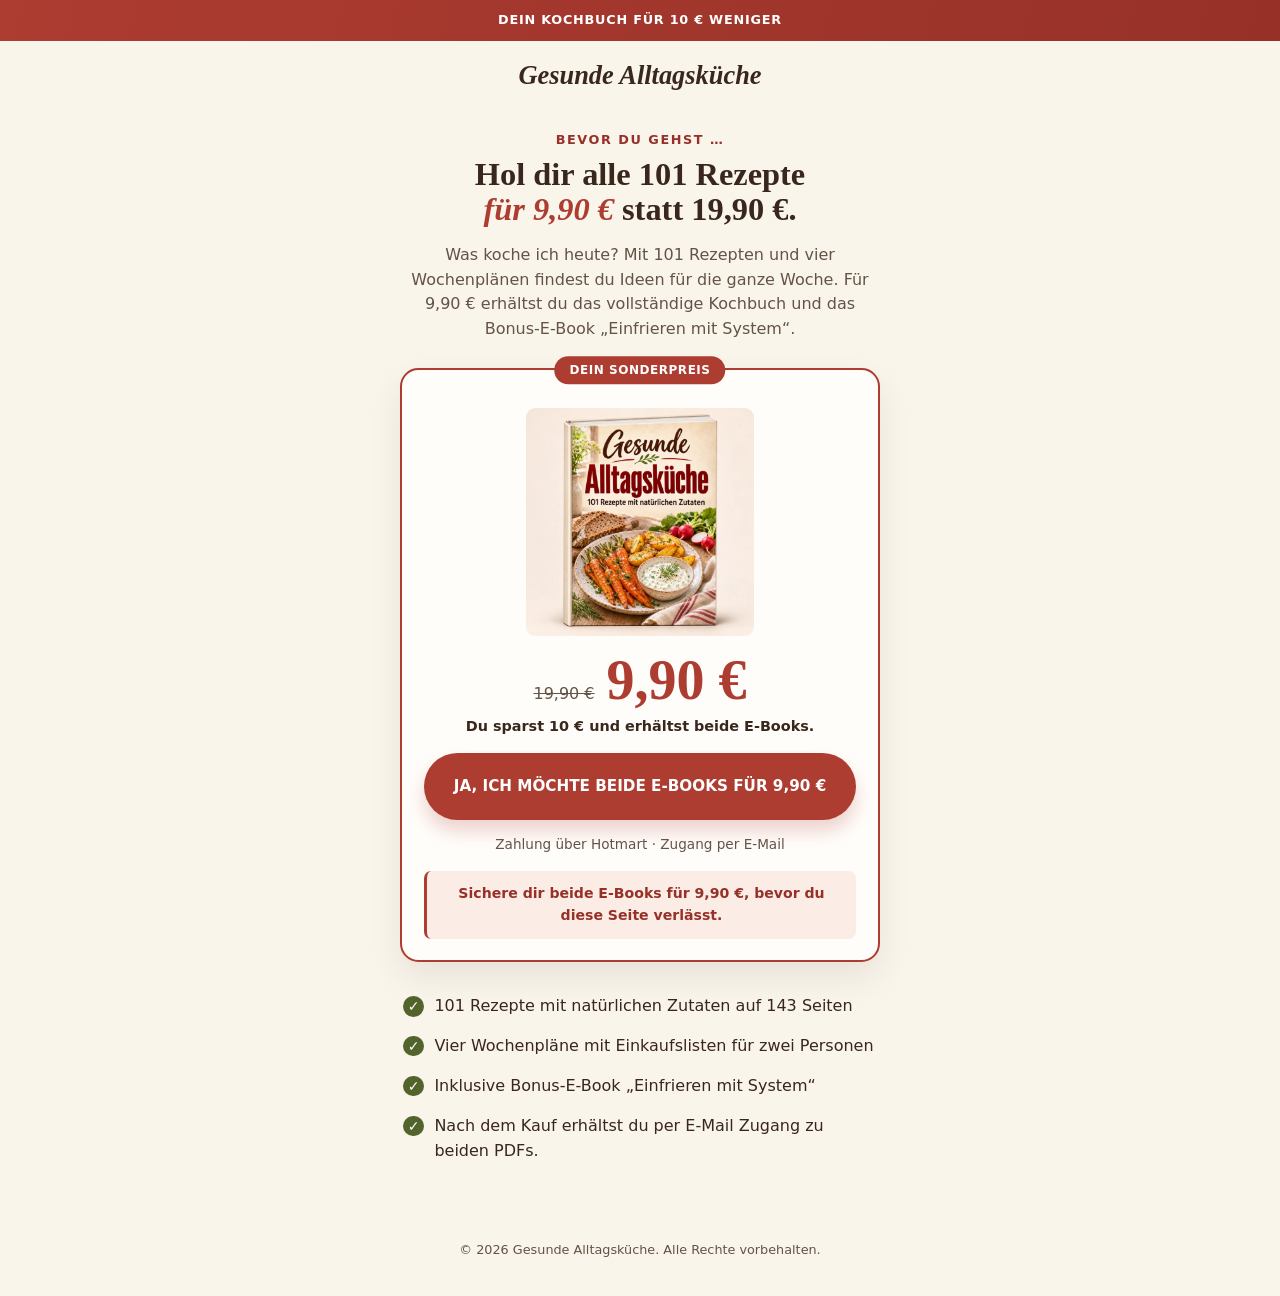
<file: angebot-990/index.html>
<!doctype html>
<html lang="de">
<head>
  <meta charset="utf-8">
  <meta name="viewport" content="width=device-width, initial-scale=1">
  <meta name="robots" content="noindex">
  <title>Gesunde Alltagsküche · Dein Sonderpreis</title>
  <link rel="stylesheet" href="/angebot-990/offer.css">
</head>
<body>
  <header class="site-header">
    <div class="offer-bar">DEIN KOCHBUCH FÜR 10 € WENIGER</div>
    <p class="wordmark">Gesunde Alltagsküche</p>
  </header>

  <main>
    <p class="eyebrow">BEVOR DU GEHST …</p>
    <h1>Hol dir alle 101 Rezepte <em>für 9,90 €</em> statt 19,90 €.</h1>
    <p class="introduction">Was koche ich heute? Mit 101 Rezepten und vier Wochenplänen findest du Ideen für die ganze Woche. Für 9,90 € erhältst du das vollständige Kochbuch und das Bonus-E-Book „Einfrieren mit System“.</p>

    <section class="offer-card" aria-labelledby="offer-label">
      <h2 class="offer-label" id="offer-label">DEIN SONDERPREIS</h2>
      <img class="book" src="/danke/kochbuch.webp" width="720" height="720" alt="Gesunde Alltagsküche – 101 Rezepte mit natürlichen Zutaten">
      <p class="prices"><del class="old-price">19,90 €</del><strong class="new-price">9,90 €</strong></p>
      <p class="savings">Du sparst 10 € und erhältst beide E-Books.</p>
      <a class="purchase-link" id="offer-checkout" role="link" aria-disabled="true">JA, ICH MÖCHTE BEIDE E-BOOKS FÜR 9,90 €</a>
      <p class="payment-info">Zahlung über Hotmart · Zugang per E-Mail</p>
      <p class="offer-notice">
        Sichere dir beide E-Books für <strong>9,90 €</strong>, bevor du diese Seite verlässt.
      </p>
    </section>

    <ul class="benefits" role="list">
      <li><span class="check" aria-hidden="true">✓</span>101 Rezepte mit natürlichen Zutaten auf 143 Seiten</li>
      <li><span class="check" aria-hidden="true">✓</span>Vier Wochenpläne mit Einkaufslisten für zwei Personen</li>
      <li><span class="check" aria-hidden="true">✓</span>Inklusive Bonus-E-Book „Einfrieren mit System“</li>
      <li><span class="check" aria-hidden="true">✓</span>Nach dem Kauf erhältst du per E-Mail Zugang zu beiden PDFs.</li>
    </ul>
  </main>

  <footer>© 2026 Gesunde Alltagsküche. Alle Rechte vorbehalten.</footer>

  <script type="module">
    import { getRecoveryCheckout } from '/angebot-990/offer-config.js';

    const checkout = getRecoveryCheckout();
    if (checkout) {
      const link = document.getElementById('offer-checkout');
      link.href = checkout.href;
      link.removeAttribute('role');
      link.removeAttribute('aria-disabled');
    }
  </script>
</body>
</html>
</file>
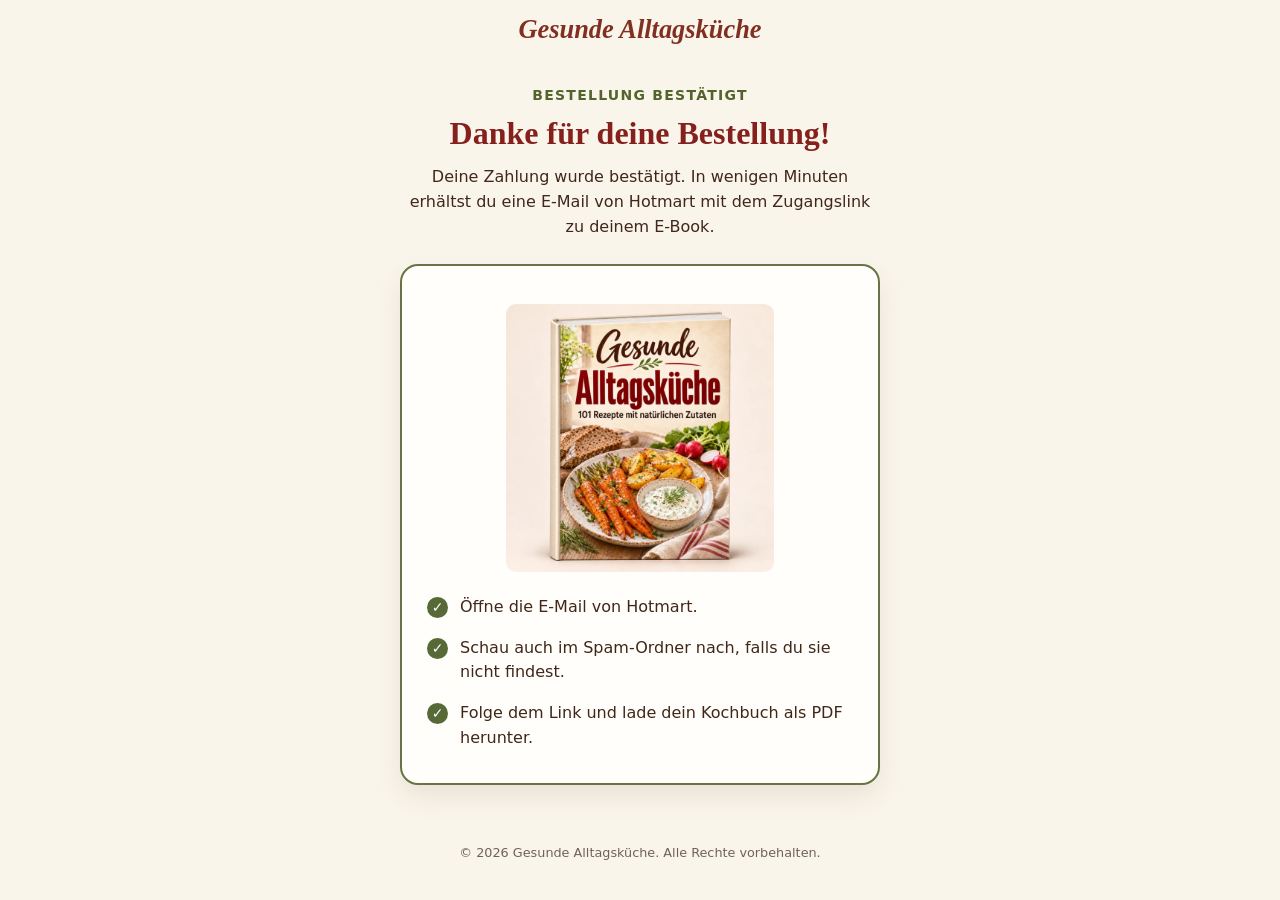
<file: danke/index.html>
<!doctype html>
<html lang="de"><head><meta charset="utf-8"><meta name="viewport" content="width=device-width,initial-scale=1"><meta name="robots" content="noindex"><title>Danke für deine Bestellung · Gesunde Alltagsküche</title>
<style>
*{box-sizing:border-box}body{margin:0;background:#faf5eb;color:#402719;font:1rem/1.55 system-ui,sans-serif;text-align:center}header{font:bold italic 1.65rem Georgia,serif;color:#803020;padding:14px}main{width:min(480px,calc(100% - 32px));margin:26px auto 0}.status{font-size:.875rem;font-weight:750;letter-spacing:.09em;text-transform:uppercase;color:#52632c}h1{font: bold clamp(1.7rem,5vw,2rem)/1.15 Georgia,serif;color:#85201c;margin:8px 0 14px}p{margin:0 auto 24px}section{padding:38px 25px 32px;border:2px solid #687443;background:#fffefa;border-radius:18px;box-shadow:0 12px 26px #4b301217}img{display:block;width:min(268px,100%);height:auto;border-radius:10px;margin:auto}ul{list-style:none;text-align:left;padding:0;margin:23px 0 0}li{display:flex;align-items:baseline;gap:12px;margin-top:16px}span{background:#576936;color:white;border-radius:50%;flex:0 0 21px;font-size:14px;text-align:center;line-height:21px}footer{font-size:.8rem;color:#716257;padding:58px 16px 28px}
</style></head><body><header>Gesunde Alltagsküche</header><main><div class="status">Bestellung bestätigt</div><h1>Danke für deine Bestellung!</h1><p>Deine Zahlung wurde bestätigt. In wenigen Minuten erhältst du eine E-Mail von Hotmart mit dem Zugangslink zu deinem E-Book.</p><section aria-label="So erhältst du dein Kochbuch"><img src="/danke/kochbuch.webp" width="720" height="720" alt="Gesunde Alltagsküche – 101 Rezepte mit natürlichen Zutaten"><ul><li><span aria-hidden="true">✓</span>Öffne die E-Mail von Hotmart.</li><li><span aria-hidden="true">✓</span>Schau auch im Spam-Ordner nach, falls du sie nicht findest.</li><li><span aria-hidden="true">✓</span>Folge dem Link und lade dein Kochbuch als PDF herunter.</li></ul></section></main><footer>© 2026 Gesunde Alltagsküche. Alle Rechte vorbehalten.</footer></body></html>
</file>
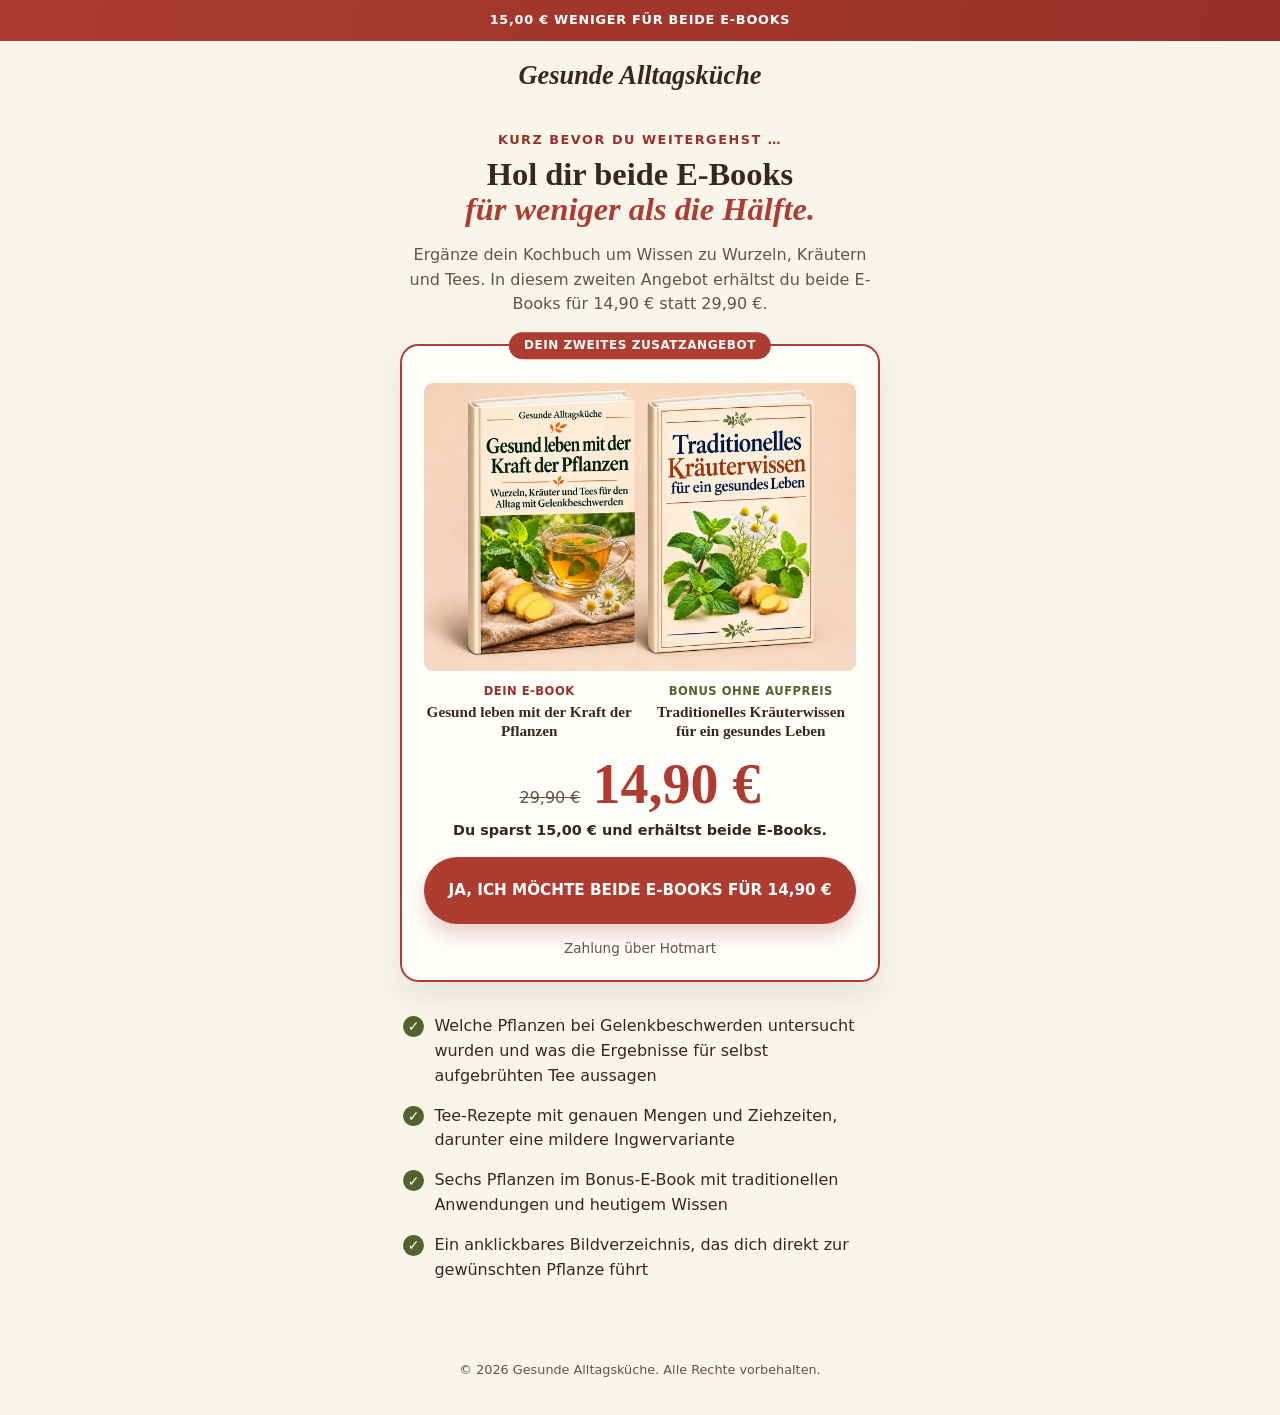
<file: upsell-1490/index.html>
<!doctype html>
<html lang="de">
<head>
  <meta charset="utf-8">
  <meta name="viewport" content="width=device-width, initial-scale=1">
  <meta name="robots" content="noindex">
  <title>Beide E-Books für 14,90 € · Gesunde Alltagsküche</title>
  <link rel="stylesheet" href="/angebot-990/offer.css">
  <style>
    h1 em {
      white-space: normal;
    }

    .book-pair {
      margin: 0;
    }

    .book-visual {
      display: block;
      width: 100%;
      height: auto;
      border-radius: 0.55rem;
    }

    .book-captions {
      display: grid;
      grid-template-columns: repeat(2, minmax(0, 1fr));
      gap: 0.75rem;
      margin: 0.8rem 0 0;
    }

    .book-captions strong {
      display: block;
      margin-top: 0.25rem;
      font: 700 0.95rem/1.25 var(--serif);
      overflow-wrap: anywhere;
    }

    .book-label {
      display: block;
      color: var(--paprika-dark);
      font-size: 0.72rem;
      font-weight: 800;
      letter-spacing: 0.045em;
      line-height: 1.25;
    }

    .bonus-label {
      color: var(--olive);
    }

    .keep-together {
      white-space: nowrap;
    }
  </style>
</head>
<body>
  <header class="site-header">
    <div class="offer-bar">15,00 € WENIGER FÜR BEIDE E-BOOKS</div>
    <p class="wordmark">Gesunde Alltagsküche</p>
  </header>

  <main>
    <p class="eyebrow">KURZ BEVOR DU WEITERGEHST …</p>
    <h1>Hol dir beide E-Books <em>für weniger als die Hälfte.</em></h1>
    <p class="introduction">Ergänze dein Kochbuch um Wissen zu Wurzeln, Kräutern und Tees. In diesem zweiten Angebot erhältst du beide E-Books für 14,90 € statt 29,90 €.</p>

    <section class="offer-card" aria-labelledby="offer-label">
      <h2 class="offer-label" id="offer-label">DEIN ZWEITES ZUSATZANGEBOT</h2>

      <figure class="book-pair">
        <img class="book-visual" src="/upsell/beide-e-books.webp" width="1536" height="1024" alt="Die beiden Buchcover nebeneinander">
        <figcaption class="book-captions">
          <div>
            <span class="book-label">DEIN E-BOOK</span>
            <strong>Gesund leben mit der Kraft der Pflanzen</strong>
          </div>
          <div>
            <span class="book-label bonus-label">BONUS OHNE AUFPREIS</span>
            <strong>Traditionelles Kräuterwissen für ein gesundes Leben</strong>
          </div>
        </figcaption>
      </figure>

      <p class="prices"><del class="old-price">29,90 €</del><strong class="new-price">14,90 €</strong></p>
      <p class="savings">Du sparst 15,00 € und erhältst beide E-Books.</p>
      <div id="hotmart-sales-funnel" hidden></div>
      <div id="offer-preview">
        <a id="second-offer-checkout" class="purchase-link" role="link" aria-disabled="true"><span>JA, ICH MÖCHTE BEIDE <span class="keep-together">E-BOOKS</span> FÜR <span class="keep-together">14,90 €</span></span></a>
      </div>
      <p class="payment-info">Zahlung über Hotmart</p>
    </section>

    <ul class="benefits" role="list">
      <li><span class="check" aria-hidden="true">✓</span>Welche Pflanzen bei Gelenkbeschwerden untersucht wurden und was die Ergebnisse für selbst aufgebrühten Tee aussagen</li>
      <li><span class="check" aria-hidden="true">✓</span>Tee-Rezepte mit genauen Mengen und Ziehzeiten, darunter eine mildere Ingwervariante</li>
      <li><span class="check" aria-hidden="true">✓</span>Sechs Pflanzen im Bonus-E-Book mit traditionellen Anwendungen und heutigem Wissen</li>
      <li><span class="check" aria-hidden="true">✓</span>Ein anklickbares Bildverzeichnis, das dich direkt zur gewünschten Pflanze führt</li>
    </ul>
  </main>

  <footer>© 2026 Gesunde Alltagsküche. Alle Rechte vorbehalten.</footer>

  <script type="module">
    import { enableHotmartCheckout, getHotmartCheckout } from '/offer-flow.js';
    import { loadHotmartFunnel } from '/hotmart-funnel.js';
    import { checkoutUrl } from '/upsell-1490/offer-config.js';

    const funnel = document.getElementById('hotmart-sales-funnel');
    const preview = document.getElementById('offer-preview');
    if (!loadHotmartFunnel(funnel, preview)) {
      enableHotmartCheckout(document.getElementById('second-offer-checkout'), getHotmartCheckout(checkoutUrl));
    }
  </script>
</body>
</html>
</file>
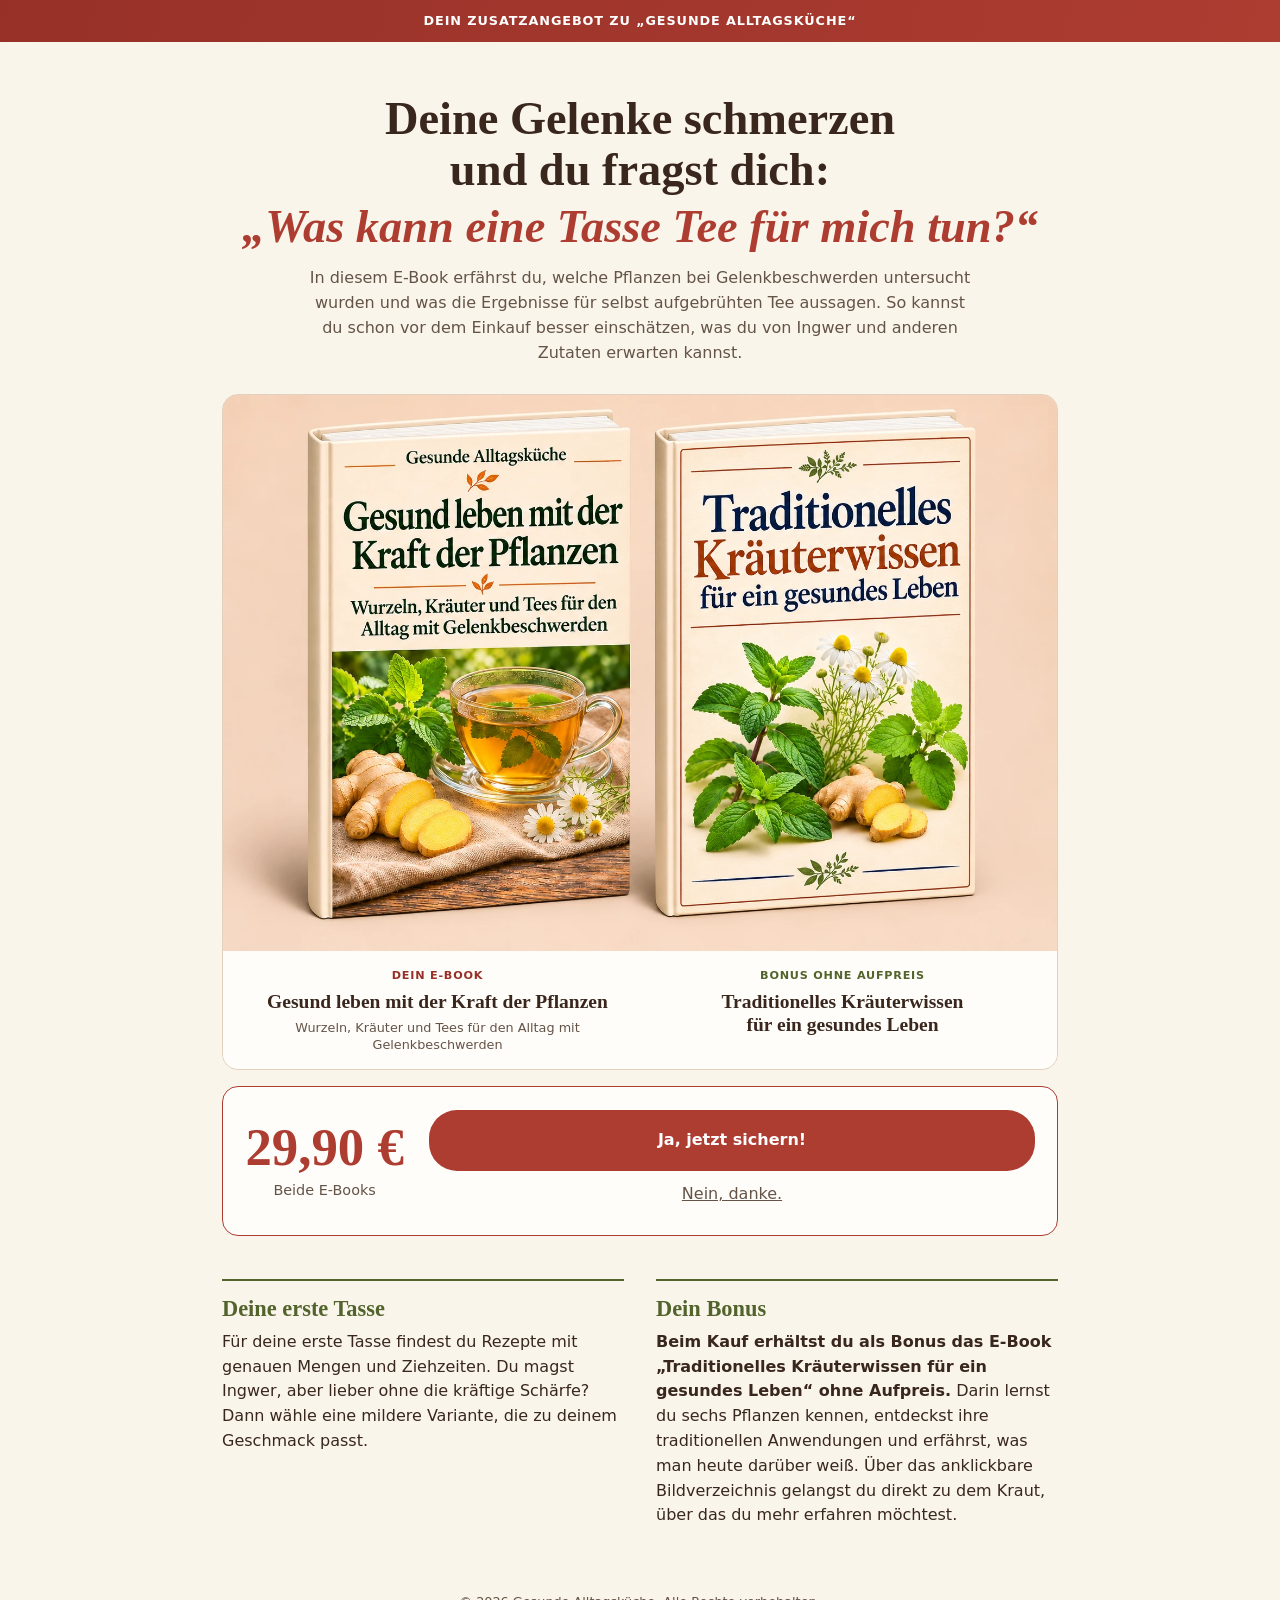
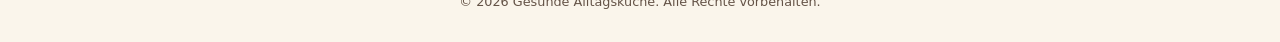
<file: upsell/index.html>
<!doctype html>
<html lang="de">
<head>
  <meta charset="utf-8">
  <meta name="viewport" content="width=device-width, initial-scale=1">
  <meta name="robots" content="noindex">
  <title>Gesund leben mit der Kraft der Pflanzen · Gesunde Alltagsküche</title>
  <link rel="stylesheet" href="/upsell/offer.css">
</head>
<body>
  <header class="offer-bar">DEIN ZUSATZANGEBOT ZU „GESUNDE ALLTAGSKÜCHE“</header>

  <main>
    <section class="intro" aria-labelledby="offer-title">
      <h1 id="offer-title">Deine Gelenke schmerzen und du fragst dich: <em>„Was kann eine Tasse Tee für mich tun?“</em></h1>
      <p>In diesem E-Book erfährst du, welche Pflanzen bei Gelenkbeschwerden untersucht wurden und was die Ergebnisse für selbst aufgebrühten Tee aussagen. So kannst du schon vor dem Einkauf besser einschätzen, was du von Ingwer und anderen Zutaten erwarten kannst.</p>
    </section>

    <figure class="book-pair">
      <img class="book-visual" src="/upsell/beide-e-books.webp" width="1536" height="1024" alt="Die beiden Buchcover nebeneinander">
      <figcaption class="book-captions">
        <div class="book-caption">
          <span class="book-label">DEIN E-BOOK</span>
          <strong>Gesund leben mit der Kraft der Pflanzen</strong>
          <span class="book-subtitle">Wurzeln, Kräuter und Tees für den Alltag mit Gelenkbeschwerden</span>
        </div>
        <div class="book-caption">
          <span class="book-label bonus-label">BONUS OHNE AUFPREIS</span>
          <strong>Traditionelles Kräuterwissen für ein gesundes Leben</strong>
        </div>
      </figcaption>
    </figure>

    <section class="offer" aria-labelledby="offer-price">
      <div class="offer-summary">
        <h2 id="offer-price">29,90 €</h2>
        <p>Beide E-Books</p>
      </div>
      <div class="offer-actions">
        <div id="hotmart-sales-funnel" hidden></div>
        <div class="offer-preview" id="offer-preview">
          <a id="upsell-checkout" class="offer-button" role="link" aria-disabled="true">Ja, jetzt sichern!</a>
          <a id="upsell-decline" class="offer-decline" role="link" aria-disabled="true">Nein, danke.</a>
          <p class="offer-preview-note" id="offer-preview-note">Vorschau. Die Auswahl wird im Hotmart-Funnel freigeschaltet.</p>
        </div>
      </div>
    </section>

    <div class="details">
      <section class="detail">
        <h2>Deine erste Tasse</h2>
        <p>Für deine erste Tasse findest du Rezepte mit genauen Mengen und Ziehzeiten. Du magst Ingwer, aber lieber ohne die kräftige Schärfe? Dann wähle eine mildere Variante, die zu deinem Geschmack passt.</p>
      </section>

      <section class="detail">
        <h2>Dein Bonus</h2>
        <p><strong>Beim Kauf erhältst du als Bonus das E-Book „Traditionelles Kräuterwissen für ein gesundes Leben“ ohne Aufpreis.</strong> Darin lernst du sechs Pflanzen kennen, entdeckst ihre traditionellen Anwendungen und erfährst, was man heute darüber weiß. Über das anklickbare Bildverzeichnis gelangst du direkt zu dem Kraut, über das du mehr erfahren möchtest.</p>
      </section>
    </div>
  </main>

  <footer>© 2026 Gesunde Alltagsküche. Alle Rechte vorbehalten.</footer>

  <script type="module">
    import { enableHotmartCheckout, getHotmartCheckout, redirectOnExit } from '/offer-flow.js';
    import { loadHotmartFunnel } from '/hotmart-funnel.js';
    import { checkoutUrl } from '/upsell/offer-config.js';
    import { checkoutUrl as secondOfferCheckoutUrl } from '/upsell-1490/offer-config.js';

    const funnel = document.getElementById('hotmart-sales-funnel');
    const preview = document.getElementById('offer-preview');
    if (!loadHotmartFunnel(funnel, preview)) {
      const checkout = getHotmartCheckout(checkoutUrl);
      const secondOffer = getHotmartCheckout(secondOfferCheckoutUrl);
      enableHotmartCheckout(document.getElementById('upsell-checkout'), checkout);
      document.getElementById('offer-preview-note').hidden = Boolean(checkout || secondOffer);

      if (secondOffer) {
        const decline = document.getElementById('upsell-decline');
        decline.href = '/upsell-1490/';
        decline.removeAttribute('role');
        decline.removeAttribute('aria-disabled');

        redirectOnExit({
          checkoutSelector: '#upsell-checkout[href]',
          offerPath: '/upsell-1490/',
          shownKey: 'gesunde-alltagskueche:second-upsell-offer-shown',
        });
      }
    }
  </script>
</body>
</html>
</file>
<file: angebot-990/offer.css>
:root {
  color-scheme: light;
  --cream: #faf5eb;
  --card: #fffdfa;
  --brown: #39271e;
  --muted-brown: #645347;
  --paprika: #ad3c31;
  --paprika-dark: #973128;
  --olive: #52632c;
  --serif: Georgia, "Times New Roman", serif;
  color: var(--brown);
  background: var(--cream);
  font: 1rem/1.55 system-ui, sans-serif;
}

*, *::before, *::after {
  box-sizing: border-box;
}

body {
  margin: 0;
}

.site-header {
  text-align: center;
}

.offer-bar {
  padding: 0.65rem 1rem;
  background: linear-gradient(105deg, var(--paprika), var(--paprika-dark));
  color: #fff;
  font-size: 0.8rem;
  font-weight: 800;
  letter-spacing: 0.06em;
}

.wordmark {
  margin: 1.2rem 1rem 0;
  font: italic 700 1.65rem/1.2 var(--serif);
}

main {
  width: min(30rem, calc(100% - 2rem));
  margin: 2.4rem auto 0;
  text-align: center;
}

.eyebrow {
  margin: 0 0 0.45rem;
  color: var(--paprika-dark);
  font-size: 0.8rem;
  font-weight: 800;
  letter-spacing: 0.12em;
}

h1 {
  margin: 0;
  font: 700 clamp(1.75rem, 5vw, 2.025rem)/1.08 var(--serif);
  text-wrap: balance;
}

h1 em {
  color: var(--paprika);
  white-space: nowrap;
}

.introduction {
  margin: 1rem 0 1.65rem;
  color: var(--muted-brown);
  text-wrap: pretty;
}

.offer-card {
  position: relative;
  padding: 2.35rem clamp(0.95rem, 4vw, 1.4rem) 1.3rem;
  border: 2px solid var(--paprika);
  border-radius: 1.15rem;
  background: var(--card);
  box-shadow: 0 0.95rem 2rem rgb(57 39 30 / 9%);
}

.offer-label {
  position: absolute;
  top: 0;
  left: 50%;
  width: max-content;
  max-width: calc(100% - 2rem);
  margin: 0;
  padding: 0.28rem 0.95rem;
  transform: translate(-50%, -50%);
  border-radius: 999px;
  background: var(--paprika);
  color: #fff;
  font-size: 0.75rem;
  font-weight: 800;
  letter-spacing: 0.045em;
}

.book {
  display: block;
  width: min(14.25rem, 100%);
  height: auto;
  margin: 0 auto;
  border-radius: 0.6rem;
}

.prices {
  display: flex;
  flex-wrap: wrap;
  align-items: baseline;
  justify-content: center;
  gap: 0 0.75rem;
  margin: 1rem 0 0;
}

.old-price {
  color: var(--muted-brown);
}

.new-price {
  color: var(--paprika);
  font: 700 clamp(2.8rem, 13vw, 3.5rem)/1 var(--serif);
}

.savings {
  margin: 0.45rem 0 0.95rem;
  font-size: 0.9rem;
  font-weight: 650;
}

.purchase-link {
  display: grid;
  min-height: 4.2rem;
  width: 100%;
  place-items: center;
  padding: 0.9rem 1.15rem;
  border-radius: 999px;
  background: var(--paprika);
  color: #fff;
  box-shadow: 0 0.7rem 1.15rem rgb(173 60 49 / 22%);
  font-size: 0.95rem;
  font-weight: 800;
  line-height: 1.35;
  text-decoration: none;
  text-wrap: balance;
}

.purchase-link[href]:hover {
  background: var(--paprika-dark);
}

.purchase-link:focus-visible {
  outline: 3px solid var(--olive);
  outline-offset: 4px;
}

.payment-info {
  margin: 0.9rem 0 0;
  color: var(--muted-brown);
  font-size: 0.85rem;
}

.offer-notice {
  margin: 1rem 0 0;
  padding: 0.75rem 0.9rem;
  border-inline-start: 3px solid var(--paprika);
  border-radius: 0.45rem;
  background: #fbede6;
  color: var(--paprika-dark);
  font-size: 0.88rem;
  font-weight: 650;
}

.benefits {
  display: grid;
  gap: 0.95rem;
  margin: 2rem 0 0;
  padding: 0 0.2rem;
  list-style: none;
  text-align: left;
}

.benefits li {
  display: grid;
  grid-template-columns: 1.3rem 1fr;
  align-items: start;
  gap: 0.65rem;
}

.check {
  display: grid;
  width: 1.3rem;
  height: 1.3rem;
  margin-top: 0.12rem;
  place-items: center;
  border-radius: 50%;
  background: var(--olive);
  color: #fff;
  font-size: 0.88rem;
  font-weight: 800;
  line-height: 1;
}

footer {
  margin: clamp(3.2rem, 7vw, 4.8rem) 1rem 0;
  padding-bottom: 2.25rem;
  color: var(--muted-brown);
  font-size: 0.8rem;
  text-align: center;
}

@media (max-width: 35rem) {
  main {
    margin-top: 1.9rem;
  }

  .introduction {
    margin-bottom: 1.55rem;
  }

  .benefits {
    margin-top: 1.75rem;
  }
}
</file>
<file: upsell/offer.css>
:root {
  color-scheme: light;
  --cream: #faf5eb;
  --paper: #fffdfa;
  --brown: #39271e;
  --muted: #645347;
  --paprika: #ad3c31;
  --paprika-dark: #973128;
  --olive: #52632c;
  --sand: #f3e4d3;
  --border: #e2d1bc;
  --serif: Georgia, "Times New Roman", serif;
  color: var(--brown);
  background: var(--cream);
  font: 1rem/1.55 system-ui, sans-serif;
}

*, *::before, *::after {
  box-sizing: border-box;
}

body {
  margin: 0;
}

.offer-bar {
  padding: 0.7rem 1rem;
  background: linear-gradient(105deg, var(--paprika-dark), var(--paprika));
  color: #fff;
  font-size: 0.8rem;
  font-weight: 800;
  letter-spacing: 0.07em;
  text-align: center;
  text-wrap: balance;
}

main {
  width: min(52.25rem, calc(100% - 2rem));
  margin: clamp(1.8rem, 5vw, 3.2rem) auto 0;
}

.intro {
  margin: 0 auto clamp(1.25rem, 3vw, 1.8rem);
  text-align: center;
}

h1 {
  margin: 0;
  font: 700 clamp(1.8rem, 5vw, 2.9rem)/1.1 var(--serif);
  text-wrap: balance;
}

h1 em {
  display: block;
  margin-top: 0.12em;
  color: var(--paprika);
}

.intro p {
  max-width: 42rem;
  margin: 0.9rem auto 0;
  color: var(--muted);
  text-wrap: pretty;
}

.book-pair {
  overflow: hidden;
  margin: 0;
  border: 1px solid var(--border);
  border-radius: 1rem;
  background: var(--sand);
}

.book-visual {
  display: block;
  width: 100%;
  height: auto;
}

.book-captions {
  display: grid;
  grid-template-columns: repeat(2, minmax(0, 1fr));
  gap: clamp(0.75rem, 2.5vw, 1.5rem);
  padding: 0.95rem clamp(0.7rem, 3vw, 1.5rem) 1rem;
  background: var(--paper);
  text-align: center;
}

.book-caption {
  display: grid;
  justify-items: center;
  align-content: start;
  gap: 0.35rem;
}

.book-label {
  color: var(--paprika-dark);
  font-size: 0.7rem;
  font-weight: 800;
  letter-spacing: 0.07em;
}

.bonus-label {
  color: var(--olive);
}

.book-caption strong {
  font: 700 clamp(0.92rem, 2.4vw, 1.22rem)/1.2 var(--serif);
  text-wrap: balance;
  overflow-wrap: anywhere;
}

.book-subtitle {
  color: var(--muted);
  font-size: 0.8rem;
  line-height: 1.35;
  overflow-wrap: anywhere;
}

.offer {
  display: grid;
  grid-template-columns: auto minmax(0, 1fr);
  align-items: center;
  gap: clamp(0.8rem, 3vw, 1.6rem);
  margin-top: 1rem;
  padding: clamp(0.8rem, 3vw, 1.4rem);
  border: 1px solid var(--paprika);
  border-radius: 1rem;
  background: var(--paper);
}

.offer-summary {
  min-width: 0;
  text-align: center;
}

.offer-summary h2 {
  margin: 0;
  color: var(--paprika);
  font: 700 clamp(2.35rem, 7vw, 3.3rem)/1 var(--serif);
  white-space: nowrap;
}

.offer-summary p {
  margin: 0.3rem 0 0;
  color: var(--muted);
  font-size: 0.9rem;
}

.offer-actions {
  min-width: 0;
}

.offer-preview:not([hidden]) {
  display: grid;
  gap: 0.35rem;
}

.offer-decline {
  justify-self: center;
  padding: 0.35rem 0.75rem;
  color: var(--muted);
  text-decoration: underline;
}

.offer-preview-note {
  margin: 0;
  color: var(--muted);
  font-size: 0.8rem;
  text-align: center;
}

.offer-button {
  display: grid;
  min-height: 3.85rem;
  place-items: center;
  padding: 0.8rem 1rem;
  border-radius: 1.75rem;
  background: var(--paprika);
  color: #fff;
  text-align: center;
  text-decoration: none;
  font-weight: 780;
  line-height: 1.3;
  text-wrap: balance;
}

.offer-button[href]:hover {
  background: var(--paprika-dark);
}

.offer-button:focus-visible,
.offer-decline:focus-visible {
  outline: 3px solid var(--olive);
  outline-offset: 4px;
}

.details {
  display: grid;
  grid-template-columns: repeat(2, minmax(0, 1fr));
  gap: clamp(1.1rem, 4vw, 2rem);
  margin-top: clamp(1.8rem, 5vw, 2.7rem);
}

.detail {
  padding-top: 0.9rem;
  border-top: 2px solid var(--olive);
}

.detail h2 {
  margin: 0 0 0.45rem;
  color: var(--olive);
  font: 700 1.4rem/1.2 var(--serif);
}

.detail p {
  margin: 0;
  text-wrap: pretty;
}

footer {
  margin: clamp(2.6rem, 7vw, 4rem) 1rem 0;
  padding-bottom: 1.9rem;
  color: var(--muted);
  text-align: center;
  font-size: 0.8rem;
}

@media (max-width: 35rem) {
  .offer, .details {
    grid-template-columns: minmax(0, 1fr);
  }

  .book-label {
    line-height: 1.2;
  }
}
</file>
